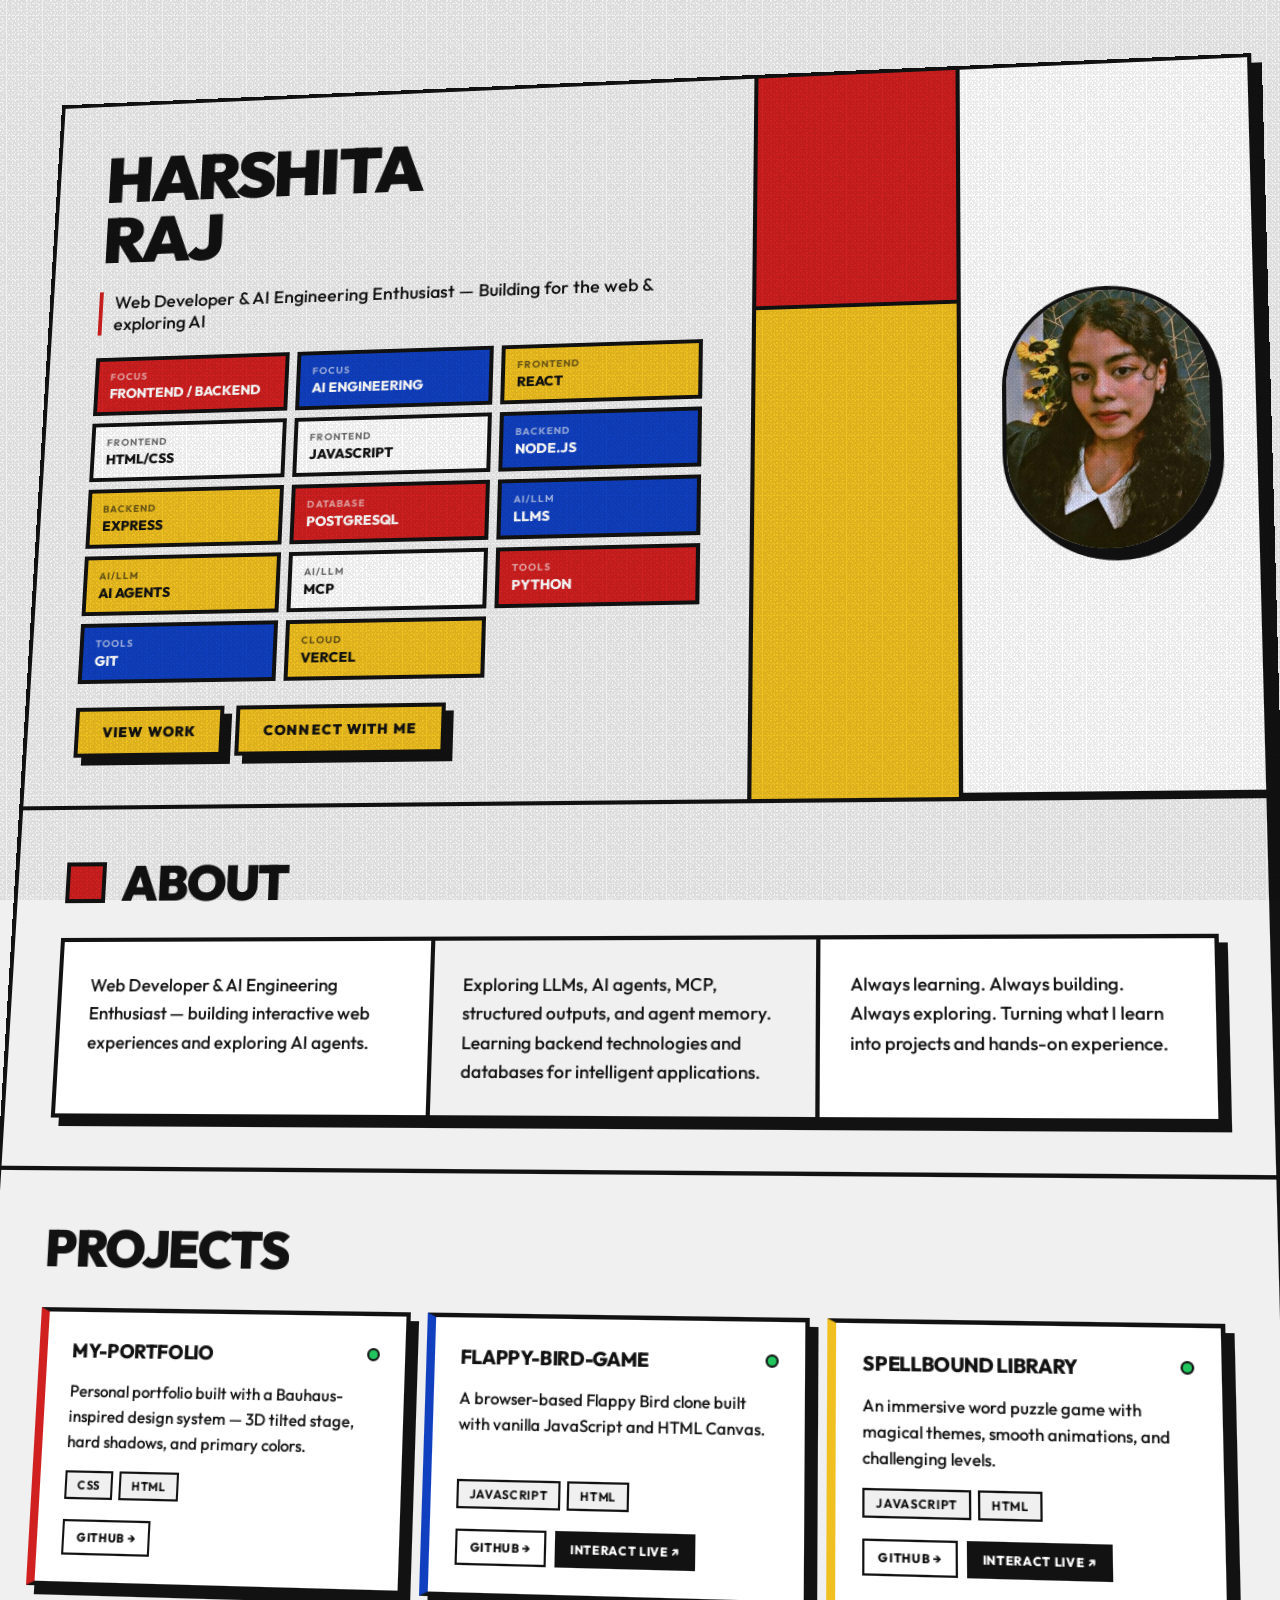
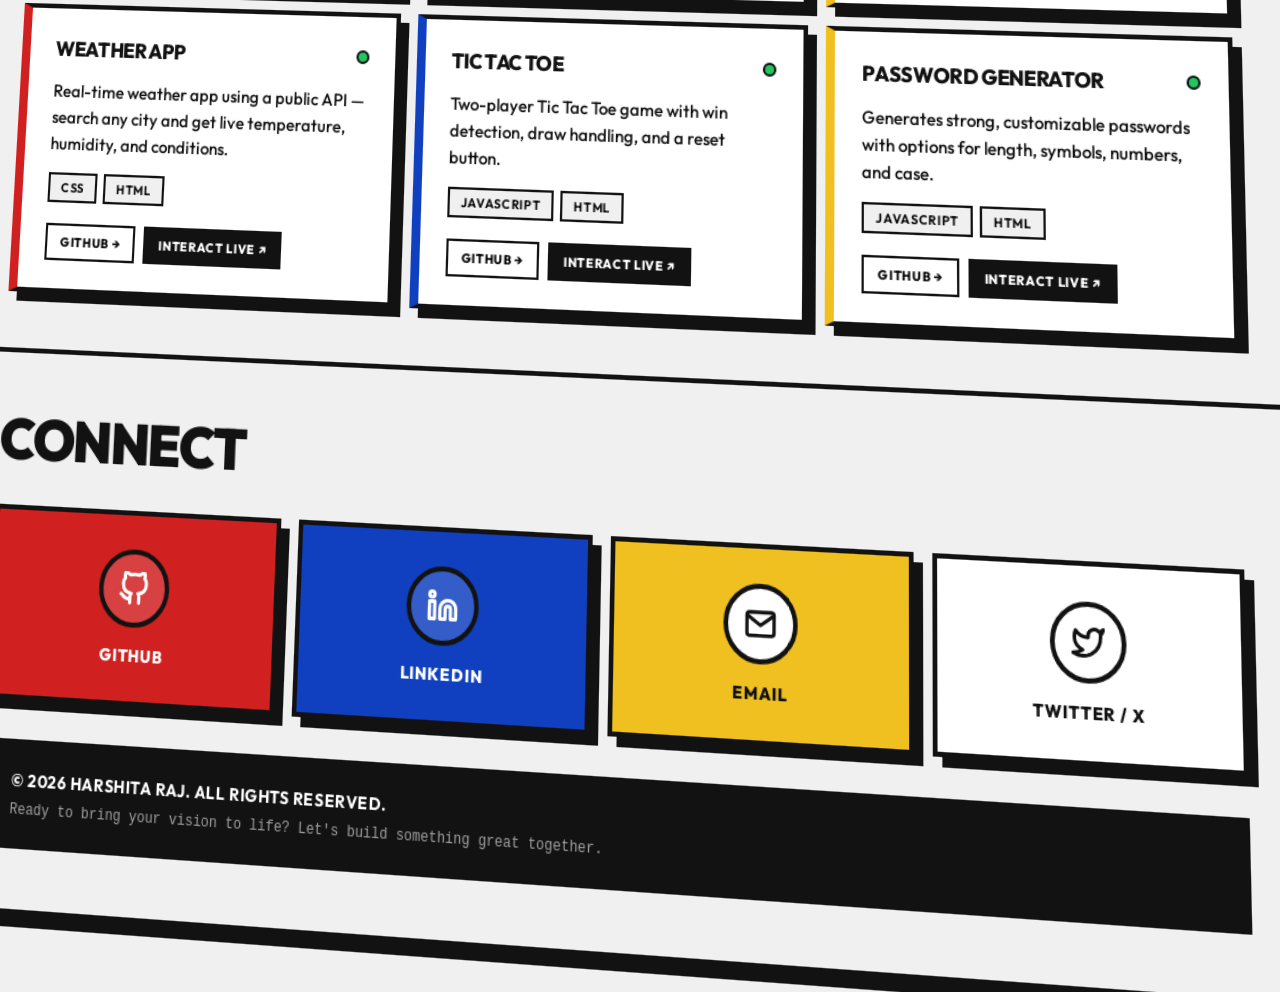
<file: index.html>
<!DOCTYPE html>
<html lang="en">
<head>
<meta charset="UTF-8">
<meta name="viewport" content="width=device-width, initial-scale=1.0">
<title>Portfolio — Binary Modernism</title>
<link rel="preconnect" href="https://fonts.googleapis.com">
<link rel="preconnect" href="https://fonts.gstatic.com" crossorigin>
<link href="https://fonts.googleapis.com/css2?family=Outfit:wght@400;500;700;800;900&display=swap" rel="stylesheet">
<link rel="stylesheet" href="style.css">
</head>
<body>
<div class="grain-overlay"></div>

<div class="perspective-stage">
  <div class="tilted-plane" id="tiltedPlane">

    <!-- HERO -->
    <section class="hero-section">
      <div class="hero-text">
        <div class="hero-name">HARSHITA<br>RAJ</div>
        <div class="hero-role">Web Developer & AI Engineering Enthusiast — Building for the web & exploring AI</div>
        <div class="hero-tags-grid">
          <div class="tag-box tag-red">
            <span class="tag-label">Focus</span>
            <span class="tag-value">Frontend / Backend</span>
          </div>
          <div class="tag-box tag-blue">
            <span class="tag-label">Focus</span>
            <span class="tag-value">AI Engineering</span>
          </div>
          <div class="tag-box tag-yellow">
            <span class="tag-label">Frontend</span>
            <span class="tag-value">React</span>
          </div>
          <div class="tag-box tag-white">
            <span class="tag-label">Frontend</span>
            <span class="tag-value">HTML/CSS</span>
          </div>
          <div class="tag-box tag-white">
            <span class="tag-label">Frontend</span>
            <span class="tag-value">JavaScript</span>
          </div>
          <div class="tag-box tag-blue">
            <span class="tag-label">Backend</span>
            <span class="tag-value">Node.js</span>
          </div>
          <div class="tag-box tag-yellow">
            <span class="tag-label">Backend</span>
            <span class="tag-value">Express</span>
          </div>
          <div class="tag-box tag-red">
            <span class="tag-label">Database</span>
            <span class="tag-value">PostgreSQL</span>
          </div>
          <div class="tag-box tag-blue">
            <span class="tag-label">AI/LLM</span>
            <span class="tag-value">LLMs</span>
          </div>
          <div class="tag-box tag-yellow">
            <span class="tag-label">AI/LLM</span>
            <span class="tag-value">AI Agents</span>
          </div>
          <div class="tag-box tag-white">
            <span class="tag-label">AI/LLM</span>
            <span class="tag-value">MCP</span>
          </div>
          <div class="tag-box tag-red">
            <span class="tag-label">Tools</span>
            <span class="tag-value">Python</span>
          </div>
          <div class="tag-box tag-blue">
            <span class="tag-label">Tools</span>
            <span class="tag-value">Git</span>
          </div>
          <div class="tag-box tag-yellow">
            <span class="tag-label">Cloud</span>
            <span class="tag-value">Vercel</span>
          </div>
        </div>
        <div class="hero-btns">
          <button class="bauhaus-btn" onclick="document.getElementById('projects').scrollIntoView({behavior:'smooth'})">View Work</button>
          <button class="bauhaus-btn btn-blue-hero" onclick="document.getElementById('connect').scrollIntoView({behavior:'smooth'})">Connect With Me</button>
        </div>
      </div>
      <div class="composition-box">
        <div class="comp-red"></div>
        <div class="comp-white">
          <div class="comp-oval">
            <img src="My picture.jpeg" alt="Harshita Raj" class="comp-img">
          </div>
        </div>
        <div class="comp-yellow"></div>
        <div class="comp-border-h"></div>
        <div class="comp-border-v"></div>
      </div>
    </section>

    <div class="divider"></div>

    <!-- ABOUT -->
    <section class="about-section">
      <div class="about-heading">
        <div class="about-accent"></div>
        <h2 class="section-title">About</h2>
      </div>
      <div class="about-grid">
        <div class="about-card about-card-white">
          <p class="body-text">Web Developer & AI Engineering Enthusiast — building interactive web experiences and exploring AI agents.</p>
        </div>
        <div class="about-card about-card-grey">
          <p class="body-text">Exploring LLMs, AI agents, MCP, structured outputs, and agent memory. Learning backend technologies and databases for intelligent applications.</p>
        </div>
        <div class="about-card about-card-white">
          <p class="body-text">Always learning. Always building. Always exploring. Turning what I learn into projects and hands-on experience.</p>
        </div>
      </div>
    </section>

    <div class="divider"></div>

    <!-- PROJECTS -->
    <section class="projects-section" id="projects">
      <h2 class="section-title">Projects</h2>
      <div class="projects-grid" id="projectsGrid">
        <div class="loading-state">Loading repos from GitHub...</div>
      </div>
    </section>

    <div class="divider"></div>

    <!-- CONNECT -->
    <section class="connect-section" id="connect">
      <h2 class="section-title">Connect</h2>
      <div class="connect-grid">
        <a href="https://github.com/Harshitaonweb" target="_blank" rel="noopener" class="connect-btn btn-red">
          <div class="connect-icon-wrap">
            <svg width="28" height="28" viewBox="0 0 24 24" fill="none" stroke="#121212" stroke-width="2.5" stroke-linecap="round" stroke-linejoin="round"><path d="M9 19c-5 1.5-5-2.5-7-3m14 6v-3.87a3.37 3.37 0 0 0-.94-2.61c3.14-.35 6.44-1.54 6.44-7A5.44 5.44 0 0 0 20 4.77 5.07 5.07 0 0 0 19.91 1S18.73.65 16 2.48a13.38 13.38 0 0 0-7 0C6.27.65 5.09 1 5.09 1A5.07 5.07 0 0 0 5 4.77a5.44 5.44 0 0 0-1.5 3.78c0 5.42 3.3 6.61 6.44 7A3.37 3.37 0 0 0 9 18.13V22"/></svg>
          </div>
          <span class="connect-label">GitHub</span>
        </a>
        <a href="https://www.linkedin.com/in/harshita-raj-172b16365/" target="_blank" rel="noopener" class="connect-btn btn-blue">
          <div class="connect-icon-wrap">
            <svg width="28" height="28" viewBox="0 0 24 24" fill="none" stroke="#121212" stroke-width="2.5" stroke-linecap="round" stroke-linejoin="round"><path d="M16 8a6 6 0 0 1 6 6v7h-4v-7a2 2 0 0 0-2-2 2 2 0 0 0-2 2v7h-4v-7a6 6 0 0 1 6-6z"/><rect x="2" y="9" width="4" height="12"/><circle cx="4" cy="4" r="2"/></svg>
          </div>
          <span class="connect-label">LinkedIn</span>
        </a>
        <a href="contact.html" target="_blank" rel="noopener" class="connect-btn btn-yellow">
          <div class="connect-icon-wrap">
            <svg width="28" height="28" viewBox="0 0 24 24" fill="none" stroke="#121212" stroke-width="2.5" stroke-linecap="round" stroke-linejoin="round"><path d="M4 4h16c1.1 0 2 .9 2 2v12c0 1.1-.9 2-2 2H4c-1.1 0-2-.9-2-2V6c0-1.1.9-2 2-2z"/><polyline points="22,6 12,13 2,6"/></svg>
          </div>
          <span class="connect-label">Email</span>
        </a>
        <a href="https://x.com/cookie8054" target="_blank" rel="noopener" class="connect-btn btn-white">
          <div class="connect-icon-wrap">
            <svg width="28" height="28" viewBox="0 0 24 24" fill="none" stroke="#121212" stroke-width="2.5" stroke-linecap="round" stroke-linejoin="round"><path d="M23 3a10.9 10.9 0 0 1-3.14 1.53 4.48 4.48 0 0 0-7.86 3v1A10.66 10.66 0 0 1 3 4s-4 9 5 13a11.64 11.64 0 0 1-7 2c9 5 20 0 20-11.5a4.5 4.5 0 0 0-.08-.83A7.72 7.72 0 0 0 23 3z"/></svg>
          </div>
          <span class="connect-label">Twitter / X</span>
        </a>
      </div>

      <div class="footer-box">
        <span class="footer-copy">&copy; 2026 Harshita Raj. All rights reserved.</span>
        <span class="footer-desc">Ready to bring your vision to life? Let's build something great together.</span>
      </div>
    </section>

  </div><!-- end tilted-plane -->
</div><!-- end perspective-stage -->

<script src="script.js"></script>
</body>
</html>
</file>
<file: style.css>
/* ── Reset & Base ── */
*, *::before, *::after { box-sizing: border-box; margin: 0; padding: 0; }

:root {
  --red:    #D02020;
  --blue:   #1040C0;
  --yellow: #F0C020;
  --ink:    #121212;
  --bg:     #F0F0F0;
  --white:  #FFFFFF;
  --shadow: 8px 8px 0px var(--ink);
  --shadow-lg: 10px 10px 0px var(--ink);
  --border: 4px solid var(--ink);
}

html { scroll-behavior: smooth; }

body {
  font-family: 'Outfit', sans-serif;
  background: var(--bg);
  color: var(--ink);
  min-height: 100vh;
  overflow-x: hidden;
}

/* ── Grain Overlay ── */
.grain-overlay {
  position: fixed;
  inset: 0;
  pointer-events: none;
  z-index: 9999;
  opacity: 0.08;
  background-image:
    radial-gradient(circle at 20% 30%, #000 1px, transparent 1px),
    radial-gradient(circle at 80% 10%, #000 1px, transparent 1px),
    radial-gradient(circle at 50% 60%, #000 1px, transparent 1px),
    radial-gradient(circle at 10% 80%, #000 1px, transparent 1px),
    radial-gradient(circle at 90% 70%, #000 1px, transparent 1px),
    radial-gradient(circle at 35% 45%, #000 1px, transparent 1px),
    radial-gradient(circle at 65% 85%, #000 1px, transparent 1px),
    radial-gradient(circle at 75% 40%, #000 1px, transparent 1px);
  background-size: 4px 4px, 6px 6px, 3px 3px, 5px 5px, 4px 4px, 7px 7px, 3px 3px, 5px 5px;
}

/* ── Perspective Stage ── */
.perspective-stage {
  perspective: 3000px;
  perspective-origin: 50% 30%;
  padding: 80px 40px 200px;
  min-height: 100vh;
}

.tilted-plane * {
  pointer-events: auto;
}

.tilted-plane {
  transform: rotateX(12deg) rotateY(-8deg) rotateZ(1deg);
  transform-style: flat;
  transform-origin: center top;
  transition: transform 0.15s ease-out;
  max-width: 1200px;
  margin: 0 auto;
  border: var(--border);
  background: var(--bg);
  box-shadow: var(--shadow-lg);
}

/* ── Divider ── */
.divider {
  height: 4px;
  background: var(--ink);
  width: 100%;
}

/* ── Section Titles ── */
.section-title {
  font-size: 48px;
  font-weight: 900;
  text-transform: uppercase;
  letter-spacing: -0.03em;
  line-height: 1;
}

/* ── HERO ── */
.hero-section {
  display: grid;
  grid-template-columns: 60% 40%;
  min-height: 560px;
}

.hero-text {
  padding: 48px;
  border-right: var(--border);
  display: flex;
  flex-direction: column;
  gap: 24px;
  justify-content: center;
}

.hero-name {
  font-size: 68px;
  font-weight: 900;
  text-transform: uppercase;
  letter-spacing: -0.04em;
  line-height: 0.95;
}

.hero-role {
  font-size: 18px;
  font-weight: 500;
  border-left: 4px solid var(--red);
  padding-left: 12px;
}

.hero-tags-grid {
  display: grid;
  grid-template-columns: repeat(3, 1fr);
  gap: 8px;
}

.tag-box {
  border: var(--border);
  padding: 10px 12px;
  display: flex;
  flex-direction: column;
  gap: 2px;
}

.tag-label {
  font-size: 10px;
  font-weight: 700;
  text-transform: uppercase;
  letter-spacing: 0.1em;
  opacity: 0.6;
}

.tag-value {
  font-size: 14px;
  font-weight: 800;
  text-transform: uppercase;
}

.tag-red    { background: var(--red);    color: var(--white); }
.tag-blue   { background: var(--blue);   color: var(--white); }
.tag-yellow { background: var(--yellow); color: var(--ink); }
.tag-white  { background: var(--white);  color: var(--ink); }

.hero-btns {
  display: flex;
  gap: 12px;
  flex-wrap: wrap;
}

.btn-blue-hero {
  background: var(--blue);
  color: var(--white);
}

.btn-blue-hero:hover { background: var(--ink); color: var(--white); }
.bauhaus-btn {
  display: inline-block;
  width: fit-content;
  padding: 12px 24px;
  background: var(--yellow);
  border: var(--border);
  box-shadow: var(--shadow);
  font-family: 'Outfit', sans-serif;
  font-size: 14px;
  font-weight: 900;
  text-transform: uppercase;
  letter-spacing: 0.08em;
  cursor: pointer;
  transition: all 0.1s ease-in-out;
  border-radius: 0;
  color: var(--ink);
}

.bauhaus-btn:hover { background: var(--white); }
.btn-blue-hero:hover { background: var(--ink); color: var(--white); }

.bauhaus-btn:active {
  transform: translate(2px, 2px);
  box-shadow: 6px 6px 0px var(--ink);
}

/* ── Bauhaus Composition Box ── */
.composition-box {
  position: relative;
  display: grid;
  grid-template-columns: 5fr 7fr;
  grid-template-rows: 4fr 8fr;
  overflow: hidden;
}

.comp-red {
  grid-column: 1;
  grid-row: 1;
  background: var(--red);
  border-right: var(--border);
  border-bottom: var(--border);
}

.comp-white {
  grid-column: 2;
  grid-row: 1 / 3;
  background: var(--white);
  border-bottom: var(--border);
  display: flex;
  align-items: center;
  justify-content: center;
  padding: 20px;
}

.comp-yellow {
  grid-column: 1;
  grid-row: 2;
  background: var(--yellow);
  border-right: var(--border);
}

.comp-oval {
  width: 100%;
  max-width: 200px;
  aspect-ratio: 3/4;
  background: var(--white);
  border-radius: 9999px;
  overflow: hidden;
  border: var(--border);
  box-shadow: var(--shadow);
}

.comp-img {
  width: 100%;
  height: 100%;
  object-fit: cover;
  object-position: top;
  display: block;
}

/* ── ABOUT ── */
.about-section {
  padding: 48px;
  display: flex;
  flex-direction: column;
  gap: 32px;
}

.about-heading {
  display: flex;
  align-items: center;
  gap: 16px;
}

.about-accent {
  width: 40px;
  height: 40px;
  background: var(--red);
  border: var(--border);
  flex-shrink: 0;
}

.about-grid {
  display: grid;
  grid-template-columns: repeat(3, 1fr);
  gap: 0;
}

.about-card {
  padding: 28px;
  border: var(--border);
  margin: -2px;
  box-shadow: var(--shadow);
}

.about-card-white { background: var(--white); }
.about-card-grey  { background: var(--bg); }

.body-text {
  font-size: 17px;
  font-weight: 500;
  line-height: 1.6;
}

/* ── PROJECTS ── */
.projects-section {
  padding: 48px;
  display: flex;
  flex-direction: column;
  gap: 32px;
}

.projects-grid {
  display: grid;
  grid-template-columns: repeat(3, 1fr);
  gap: 16px;
}

.project-card {
  border: var(--border);
  padding: 24px;
  background: var(--white);
  box-shadow: var(--shadow);
  display: flex;
  flex-direction: column;
  gap: 14px;
  transition: all 0.1s ease-in-out;
  cursor: default;
}

.project-card:hover {
  transform: translate(-1px, -1px);
  box-shadow: 9px 9px 0px var(--ink);
}

.card-border-red    { border-left: 8px solid var(--red); }
.card-border-blue   { border-left: 8px solid var(--blue); }
.card-border-yellow { border-left: 8px solid var(--yellow); }

.card-header {
  display: flex;
  align-items: center;
  justify-content: space-between;
  gap: 8px;
}

.card-title {
  font-size: 18px;
  font-weight: 800;
  text-transform: uppercase;
  letter-spacing: -0.02em;
}

.status-dot {
  width: 12px;
  height: 12px;
  border-radius: 9999px;
  border: 2px solid var(--ink);
  flex-shrink: 0;
}

.dot-green  { background: #22C55E; }
.dot-yellow { background: var(--yellow); }
.dot-grey   { background: #9CA3AF; }

.card-desc {
  font-size: 15px;
  font-weight: 500;
  line-height: 1.55;
  flex: 1;
}

.card-tags {
  display: flex;
  flex-wrap: wrap;
  gap: 6px;
}

.pill {
  font-size: 11px;
  font-weight: 700;
  text-transform: uppercase;
  letter-spacing: 0.06em;
  padding: 4px 10px;
  border: 2px solid var(--ink);
  border-radius: 0;
  background: var(--bg);
}

/* ── CONNECT ── */
.connect-section {
  padding: 48px;
  display: flex;
  flex-direction: column;
  gap: 32px;
}

.connect-grid {
  display: grid;
  grid-template-columns: repeat(4, 1fr);
  gap: 16px;
}

.connect-btn {
  display: flex;
  flex-direction: column;
  align-items: center;
  gap: 14px;
  padding: 28px 16px;
  border: var(--border);
  box-shadow: var(--shadow);
  text-decoration: none;
  color: var(--ink);
  transition: all 0.1s ease-in-out;
}

.connect-btn:hover {
  transform: translate(-1px, -1px);
  box-shadow: 9px 9px 0px var(--ink);
}

.connect-btn:active {
  transform: translate(2px, 2px);
  box-shadow: 6px 6px 0px var(--ink);
}

.connect-icon-wrap {
  width: 64px;
  height: 64px;
  border-radius: 9999px;
  border: var(--border);
  display: flex;
  align-items: center;
  justify-content: center;
  background: var(--white);
}

.connect-label {
  font-size: 14px;
  font-weight: 800;
  text-transform: uppercase;
  letter-spacing: 0.06em;
}

.btn-red    { background: var(--red);    color: var(--white); }
.btn-blue   { background: var(--blue);   color: var(--white); }
.btn-yellow { background: var(--yellow); color: var(--ink); }
.btn-white  { background: var(--white);  color: var(--ink); }

.btn-red .connect-icon-wrap,
.btn-blue .connect-icon-wrap { background: rgba(255,255,255,0.15); }

.btn-red svg, .btn-blue svg { stroke: var(--white); }

/* ── Footer ── */
.footer-box {
  border: var(--border);
  padding: 20px 24px;
  background: var(--ink);
  color: var(--white);
  display: flex;
  flex-direction: column;
  gap: 8px;
}

.footer-copy {
  font-size: 14px;
  font-weight: 700;
  text-transform: uppercase;
  letter-spacing: 0.04em;
}

.footer-desc {
  font-size: 12px;
  font-weight: 500;
  opacity: 0.6;
  font-family: monospace;
}

/* ── Responsive ── */

/* Tablet — up to 1024px */
@media (max-width: 1024px) {
  .perspective-stage { padding: 60px 24px 160px; }
  .hero-name { font-size: 56px; }
  .projects-grid { grid-template-columns: 1fr 1fr; }
  .tilted-plane { transform: rotateX(8deg) rotateY(-5deg) rotateZ(0.5deg); }
}

/* Mobile landscape + small tablets — up to 900px */
@media (max-width: 900px) {
  .perspective-stage {
    padding: 32px 16px 100px;
    perspective: none;
  }
  .tilted-plane {
    transform: none !important;
    box-shadow: 6px 6px 0px var(--ink);
  }
  .hero-section { grid-template-columns: 1fr; }
  .composition-box { display: none; }
  .hero-text {
    border-right: none;
    border-bottom: var(--border);
    padding: 32px 24px;
  }
  .hero-name { font-size: 52px; }
  .about-section { padding: 32px 24px; }
  .about-grid { grid-template-columns: 1fr; }
  .about-card { margin: 0 0 -4px 0; }
  .projects-section { padding: 32px 24px; }
  .projects-grid { grid-template-columns: 1fr 1fr; gap: 12px; }
  .connect-section { padding: 32px 24px; }
  .connect-grid { grid-template-columns: 1fr 1fr; gap: 12px; }
  .section-title { font-size: 40px; }
}

/* Mobile portrait — up to 600px */
@media (max-width: 600px) {
  .perspective-stage { padding: 20px 10px 80px; }
  .tilted-plane { box-shadow: 4px 4px 0px var(--ink); }
  .hero-text { padding: 24px 20px; gap: 18px; }
  .hero-name { font-size: 42px; }
  .hero-role { font-size: 14px; }
  .hero-tags-grid { grid-template-columns: 1fr 1fr; gap: 6px; }
  .hero-btns { flex-direction: column; }
  .bauhaus-btn { width: 100%; text-align: center; }
  .about-section { padding: 24px 20px; gap: 20px; }
  .about-card { padding: 20px; }
  .body-text { font-size: 15px; }
  .projects-section { padding: 24px 20px; gap: 20px; }
  .projects-grid { grid-template-columns: 1fr; gap: 12px; }
  .connect-section { padding: 24px 20px; gap: 20px; }
  .connect-grid { grid-template-columns: 1fr 1fr; gap: 10px; }
  .connect-btn { padding: 20px 10px; gap: 10px; }
  .connect-icon-wrap { width: 48px; height: 48px; }
  .connect-label { font-size: 11px; }
  .section-title { font-size: 32px; }
  .card-title { font-size: 15px; }
  .footer-box { padding: 16px 20px; }
  .footer-copy { font-size: 12px; }
  .footer-desc { font-size: 11px; }
}

/* Very small screens — up to 380px */
@media (max-width: 380px) {
  .hero-name { font-size: 36px; }
  .section-title { font-size: 28px; }
  .projects-grid { grid-template-columns: 1fr; }
  .tag-value { font-size: 12px; }
}

/* ── Loading state ── */
.loading-state {
  grid-column: 1 / -1;
  padding: 32px;
  font-size: 16px;
  font-weight: 700;
  text-transform: uppercase;
  letter-spacing: 0.06em;
  opacity: 0.5;
}

/* ── Project card as link ── */
a.project-card { text-decoration: none; color: inherit; }

/* ── Card Actions ── */
.card-actions {
  display: flex;
  gap: 8px;
  margin-top: 4px;
}

.card-action-btn {
  font-family: 'Outfit', sans-serif;
  font-size: 11px;
  font-weight: 800;
  text-transform: uppercase;
  letter-spacing: 0.06em;
  padding: 7px 12px;
  border: 2px solid var(--ink);
  text-decoration: none;
  transition: all 0.1s ease-in-out;
}

.btn-ghost {
  background: transparent;
  color: var(--ink);
}

.btn-ghost:hover { background: var(--bg); }

.btn-solid {
  background: var(--ink);
  color: var(--white);
}

.btn-solid:hover {
  background: var(--yellow);
  color: var(--ink);
}

.btn-solid:active, .btn-ghost:active {
  transform: translate(1px, 1px);
}
</file>
